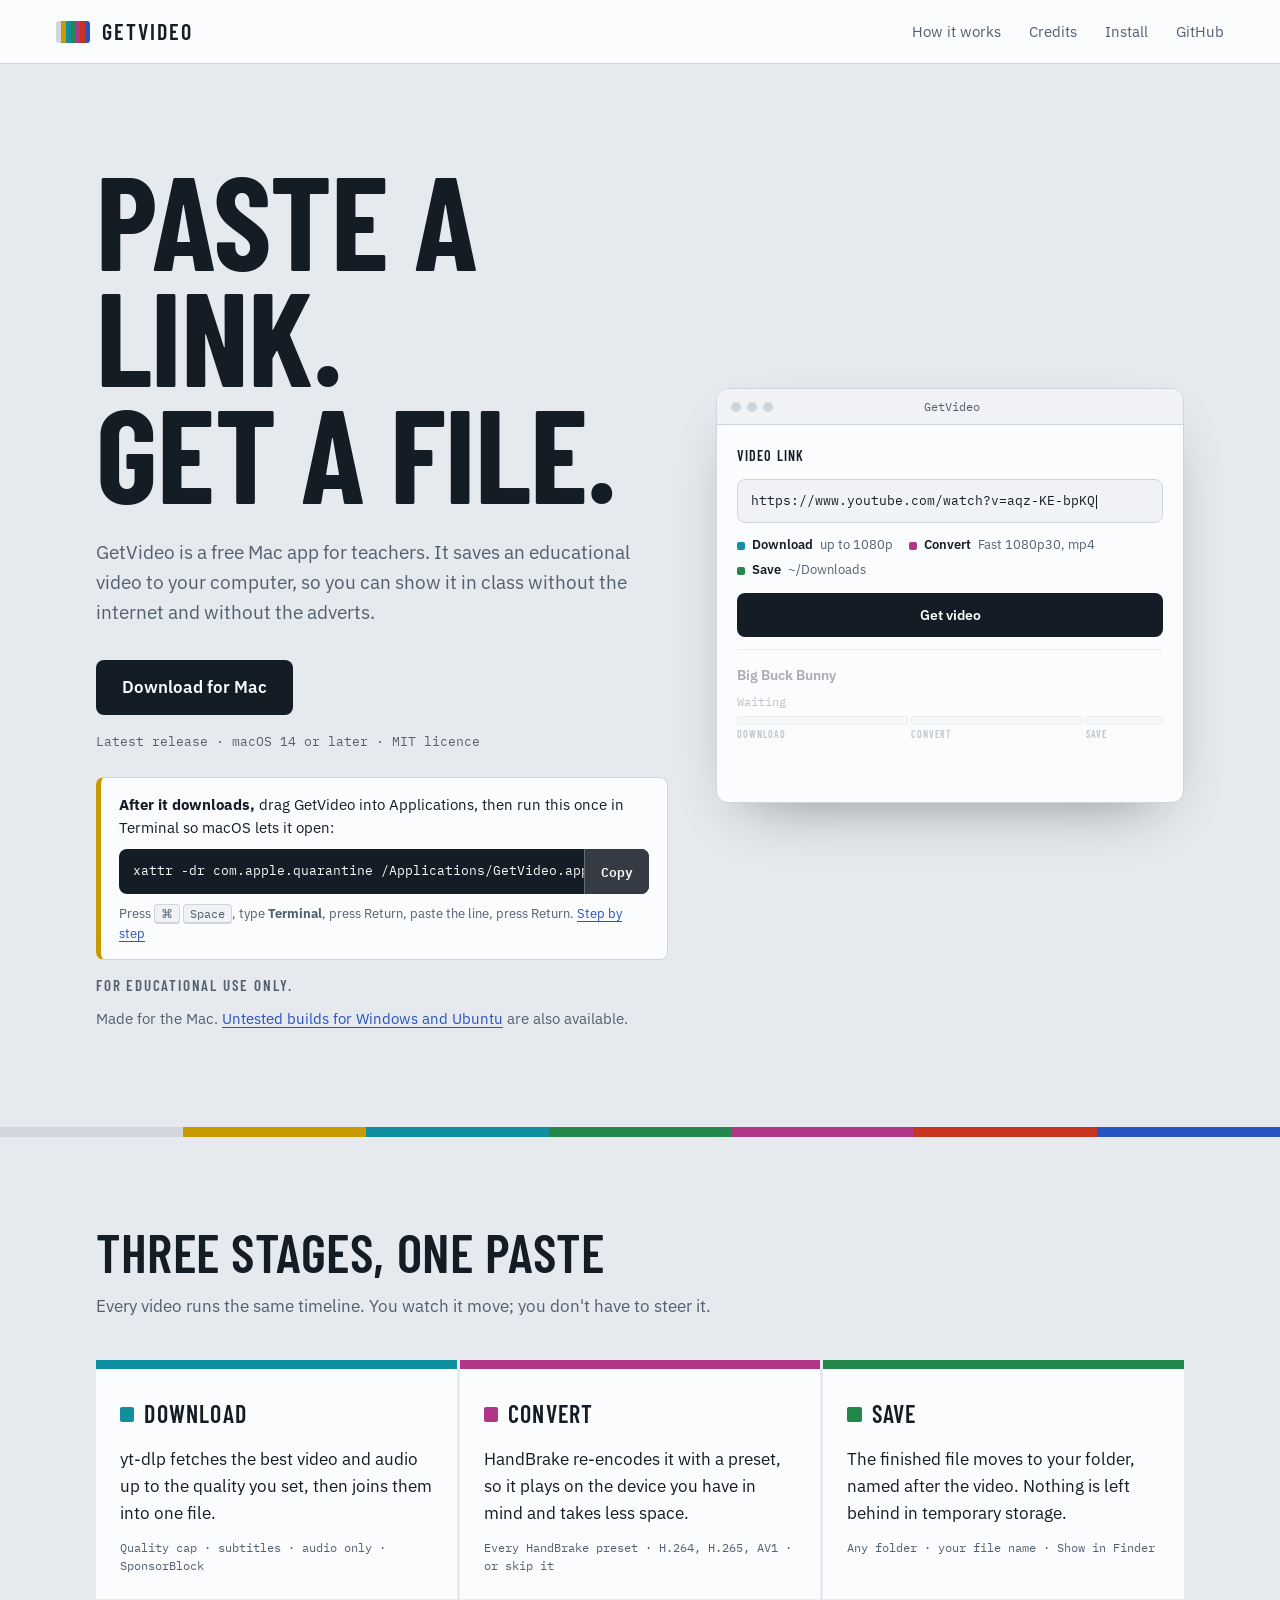
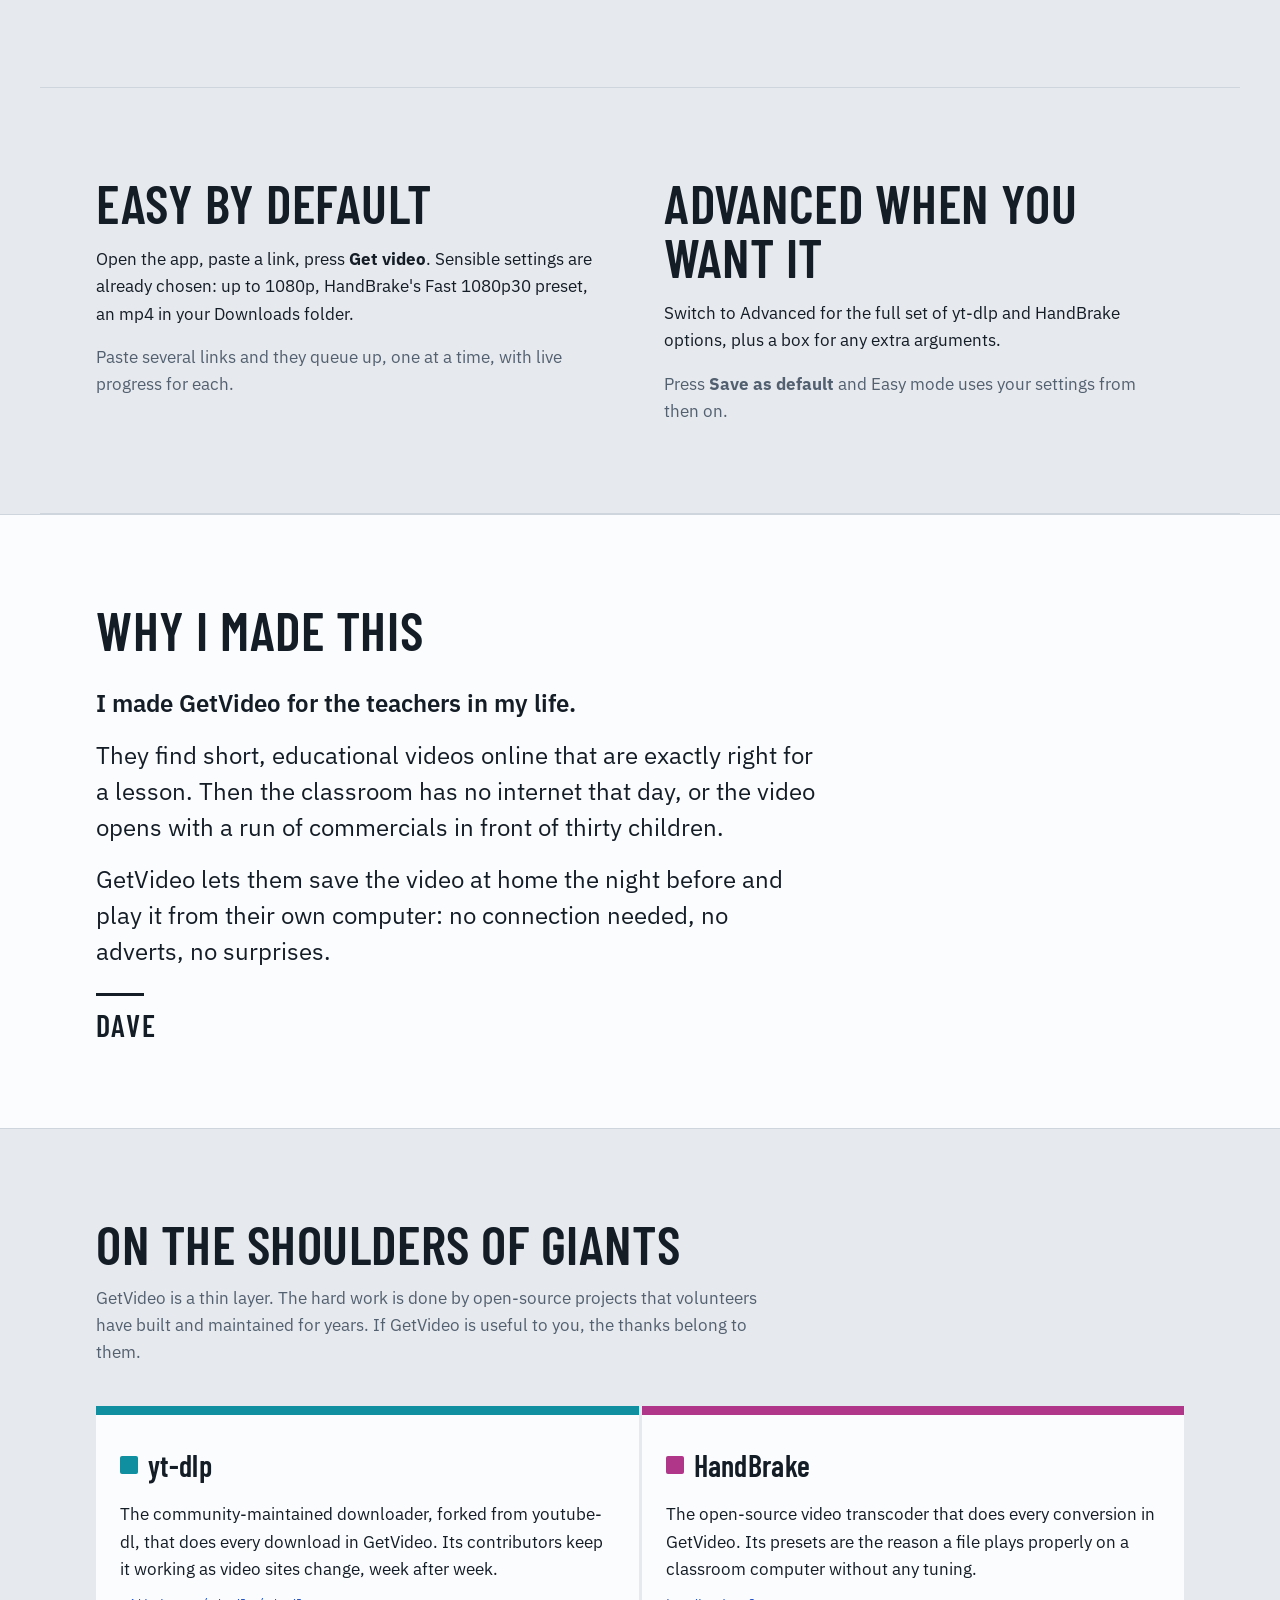
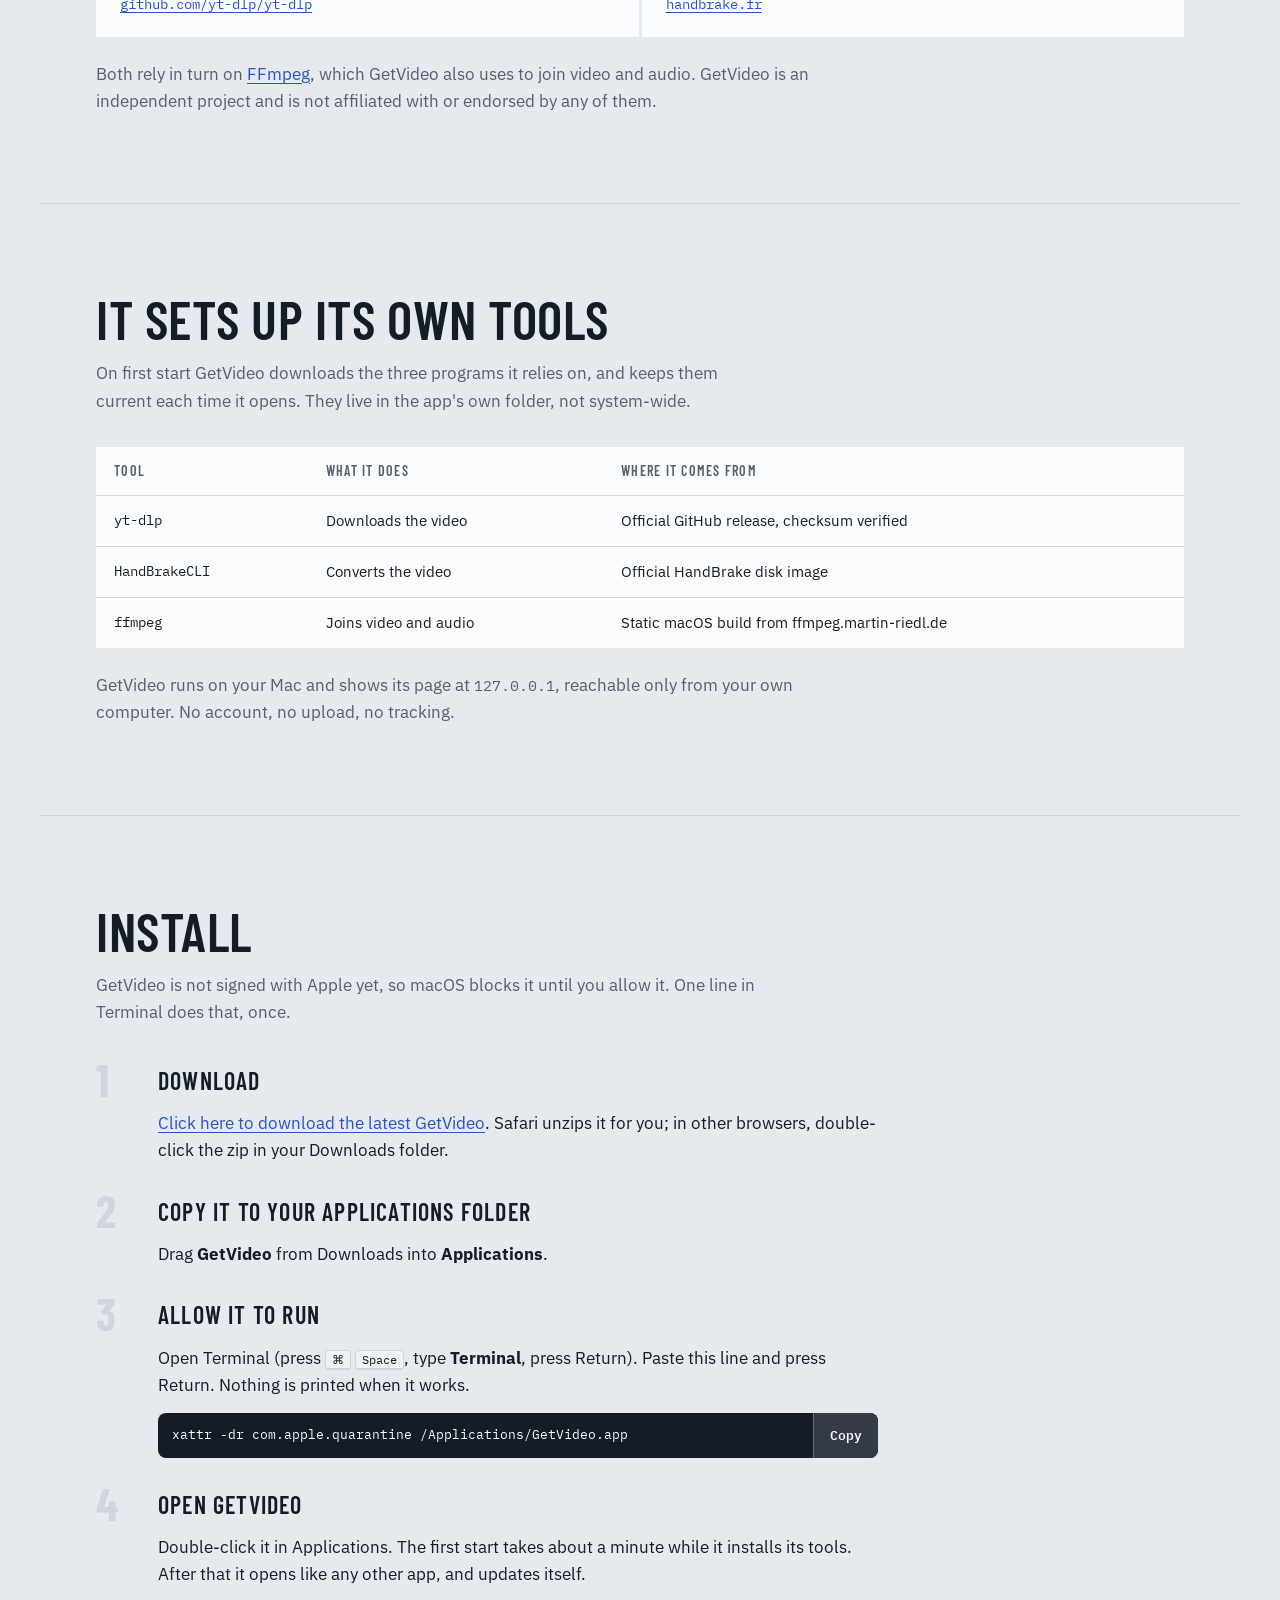
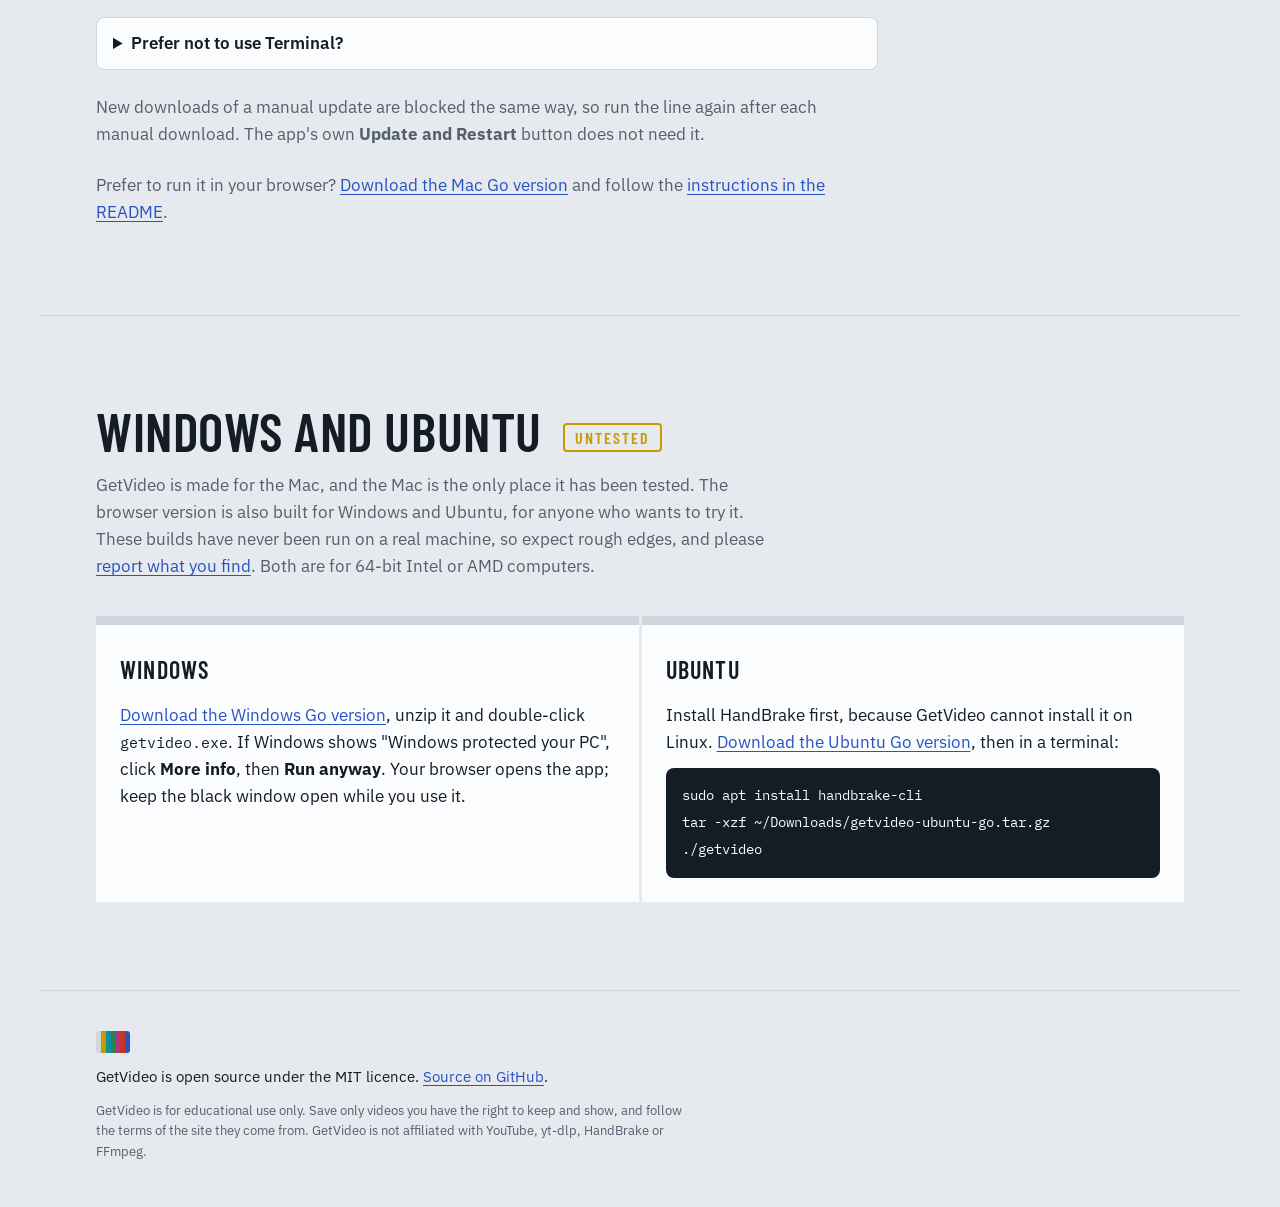
<file: index.html>
<!doctype html>
<html lang="en">
<head>
  <meta charset="utf-8">
  <meta name="viewport" content="width=device-width, initial-scale=1">
  <title>GetVideo: paste a link, get a file</title>
  <meta name="description" content="GetVideo is a free Mac app for teachers. It saves an educational video to your computer so you can show it in class without the internet or the adverts. Built on yt-dlp and HandBrake.">
  <link rel="preconnect" href="https://fonts.googleapis.com">
  <link rel="preconnect" href="https://fonts.gstatic.com" crossorigin>
  <link href="https://fonts.googleapis.com/css2?family=Barlow+Condensed:wght@500;600;700&family=IBM+Plex+Mono:wght@400;500&family=IBM+Plex+Sans:wght@400;500;600&display=swap" rel="stylesheet">
  <link rel="stylesheet" href="style.css">
  <script type="module" src="demo.js"></script>
</head>
<body>
  <header class="top">
    <a class="brand" href="#top" aria-label="GetVideo">
      <span class="bars" aria-hidden="true"><i></i><i></i><i></i><i></i><i></i><i></i><i></i></span>
      <span class="wordmark">GetVideo</span>
    </a>
    <nav>
      <a href="#how">How it works</a>
      <a href="#giants">Credits</a>
      <a href="#install">Install</a>
      <a href="https://github.com/davewat/getvideo">GitHub</a>
    </nav>
  </header>

  <main id="top">
    <section class="hero">
      <div class="hero-copy">
        <h1>Paste a link.<br>Get a file.</h1>
        <p class="lede">GetVideo is a free Mac app for teachers. It saves an educational video to your computer, so you can show it in class without the internet and without the adverts.</p>
        <div class="cta">
          <a class="btn primary" href="https://github.com/davewat/getvideo/releases/latest/download/GetVideo-mac-native.zip">Download for Mac</a>
          <span class="meta"><span id="version">Latest release</span> · macOS 14 or later · MIT licence</span>
        </div>
        <div class="allow">
          <p><b>After it downloads,</b> drag GetVideo into Applications, then run this once in Terminal so macOS lets it open:</p>
          <div class="cmd"><code>xattr -dr com.apple.quarantine /Applications/GetVideo.app</code><button type="button" class="copy" data-copy="xattr -dr com.apple.quarantine /Applications/GetVideo.app">Copy</button></div>
          <p class="how">Press <kbd>⌘</kbd> <kbd>Space</kbd>, type <b>Terminal</b>, press Return, paste the line, press Return. <a href="#install">Step by step</a></p>
        </div>
        <p class="edu">For educational use only.</p>
        <p class="alt">Made for the Mac. <a href="#other">Untested builds for Windows and Ubuntu</a> are also available.</p>
      </div>

      <!-- A working miniature of the app's Easy view; demo.js plays one job through it. -->
      <div class="demo" aria-label="Demonstration of GetVideo handling one video">
        <div class="demo-bar"><span></span><span></span><span></span><b>GetVideo</b></div>
        <div class="demo-body">
          <div class="label">Video link</div>
          <div class="demo-input" id="demo-url"><span class="caret"></span></div>
          <div class="plan">
            <span data-stage="download"><i class="swatch"></i><b>Download</b> up to 1080p</span>
            <span data-stage="convert"><i class="swatch"></i><b>Convert</b> Fast 1080p30, mp4</span>
            <span data-stage="save"><i class="swatch"></i><b>Save</b> ~/Downloads</span>
          </div>
          <div class="demo-btn" id="demo-btn">Get video</div>
          <div class="demo-job" id="demo-job">
            <div class="job-title">Big Buck Bunny</div>
            <div class="job-status" id="demo-status">Waiting</div>
            <div class="track">
              <div class="seg" data-stage="download"><div class="seg-bar"><i></i></div><span>Download</span></div>
              <div class="seg" data-stage="convert"><div class="seg-bar"><i></i></div><span>Convert</span></div>
              <div class="seg" data-stage="save"><div class="seg-bar"><i></i></div><span>Save</span></div>
            </div>
            <div class="demo-file" id="demo-file"><b>Big Buck Bunny.mp4</b><span>~/Downloads/</span></div>
          </div>
        </div>
      </div>
    </section>

    <div class="bars strip" aria-hidden="true"><i></i><i></i><i></i><i></i><i></i><i></i><i></i></div>

    <section class="block" id="how">
      <h2>Three stages, one paste</h2>
      <p class="intro">Every video runs the same timeline. You watch it move; you don't have to steer it.</p>
      <div class="stages">
        <article data-stage="download">
          <h3><i class="swatch"></i>Download</h3>
          <p>yt-dlp fetches the best video and audio up to the quality you set, then joins them into one file.</p>
          <p class="spec">Quality cap · subtitles · audio only · SponsorBlock</p>
        </article>
        <article data-stage="convert">
          <h3><i class="swatch"></i>Convert</h3>
          <p>HandBrake re-encodes it with a preset, so it plays on the device you have in mind and takes less space.</p>
          <p class="spec">Every HandBrake preset · H.264, H.265, AV1 · or skip it</p>
        </article>
        <article data-stage="save">
          <h3><i class="swatch"></i>Save</h3>
          <p>The finished file moves to your folder, named after the video. Nothing is left behind in temporary storage.</p>
          <p class="spec">Any folder · your file name · Show in Finder</p>
        </article>
      </div>
    </section>

    <section class="block split">
      <div>
        <h2>Easy by default</h2>
        <p>Open the app, paste a link, press <b>Get video</b>. Sensible settings are already chosen: up to 1080p, HandBrake's Fast 1080p30 preset, an mp4 in your Downloads folder.</p>
        <p>Paste several links and they queue up, one at a time, with live progress for each.</p>
      </div>
      <div>
        <h2>Advanced when you want it</h2>
        <p>Switch to Advanced for the full set of yt-dlp and HandBrake options, plus a box for any extra arguments.</p>
        <p>Press <b>Save as default</b> and Easy mode uses your settings from then on.</p>
      </div>
    </section>

    <section class="block note-block" id="why">
      <h2>Why I made this</h2>
      <div class="letter">
        <p>I made GetVideo for the teachers in my life.</p>
        <p>They find short, educational videos online that are exactly right for a lesson. Then the classroom has no internet that day, or the video opens with a run of commercials in front of thirty children.</p>
        <p>GetVideo lets them save the video at home the night before and play it from their own computer: no connection needed, no adverts, no surprises.</p>
        <p class="sig">Dave</p>
      </div>
    </section>

    <section class="block" id="giants">
      <h2>On the shoulders of giants</h2>
      <p class="intro">GetVideo is a thin layer. The hard work is done by open-source projects that volunteers have built and maintained for years. If GetVideo is useful to you, the thanks belong to them.</p>
      <div class="giants">
        <article data-stage="download">
          <h3><i class="swatch"></i>yt-dlp</h3>
          <p>The community-maintained downloader, forked from youtube-dl, that does every download in GetVideo. Its contributors keep it working as video sites change, week after week.</p>
          <a href="https://github.com/yt-dlp/yt-dlp">github.com/yt-dlp/yt-dlp</a>
        </article>
        <article data-stage="convert">
          <h3><i class="swatch"></i>HandBrake</h3>
          <p>The open-source video transcoder that does every conversion in GetVideo. Its presets are the reason a file plays properly on a classroom computer without any tuning.</p>
          <a href="https://handbrake.fr">handbrake.fr</a>
        </article>
      </div>
      <p class="note">Both rely in turn on <a href="https://ffmpeg.org">FFmpeg</a>, which GetVideo also uses to join video and audio. GetVideo is an independent project and is not affiliated with or endorsed by any of them.</p>
    </section>

    <section class="block">
      <h2>It sets up its own tools</h2>
      <p class="intro">On first start GetVideo downloads the three programs it relies on, and keeps them current each time it opens. They live in the app's own folder, not system-wide.</p>
      <table>
        <thead><tr><th>Tool</th><th>What it does</th><th>Where it comes from</th></tr></thead>
        <tbody>
          <tr><td>yt-dlp</td><td>Downloads the video</td><td>Official GitHub release, checksum verified</td></tr>
          <tr><td>HandBrakeCLI</td><td>Converts the video</td><td>Official HandBrake disk image</td></tr>
          <tr><td>ffmpeg</td><td>Joins video and audio</td><td>Static macOS build from ffmpeg.martin-riedl.de</td></tr>
        </tbody>
      </table>
      <p class="note">GetVideo runs on your Mac and shows its page at <code>127.0.0.1</code>, reachable only from your own computer. No account, no upload, no tracking.</p>
    </section>

    <section class="block" id="install">
      <h2>Install</h2>
      <p class="intro">GetVideo is not signed with Apple yet, so macOS blocks it until you allow it. One line in Terminal does that, once.</p>
      <ol class="steps">
        <li>
          <h3>Download</h3>
          <p><a href="https://github.com/davewat/getvideo/releases/latest/download/GetVideo-mac-native.zip">Click here to download the latest GetVideo</a>. Safari unzips it for you; in other browsers, double-click the zip in your Downloads folder.</p>
        </li>
        <li>
          <h3>Copy it to your Applications folder</h3>
          <p>Drag <b>GetVideo</b> from Downloads into <b>Applications</b>.</p>
        </li>
        <li>
          <h3>Allow it to run</h3>
          <p>Open Terminal (press <kbd>⌘</kbd> <kbd>Space</kbd>, type <b>Terminal</b>, press Return). Paste this line and press Return. Nothing is printed when it works.</p>
          <div class="cmd"><code>xattr -dr com.apple.quarantine /Applications/GetVideo.app</code><button type="button" class="copy" data-copy="xattr -dr com.apple.quarantine /Applications/GetVideo.app">Copy</button></div>
        </li>
        <li>
          <h3>Open GetVideo</h3>
          <p>Double-click it in Applications. The first start takes about a minute while it installs its tools. After that it opens like any other app, and updates itself.</p>
        </li>
      </ol>
      <details class="fallback">
        <summary>Prefer not to use Terminal?</summary>
        <ol>
          <li>Double-click GetVideo in Applications. macOS says it could not verify the app. Click <b>Done</b> (on older versions of macOS the button is <b>Cancel</b> or <b>OK</b>). Do not click Move to Trash.</li>
          <li>Click the Apple menu, then <b>System Settings</b>, then <b>Privacy &amp; Security</b>. Scroll down to <b>Security</b>. Next to "GetVideo was blocked", click <b>Open Anyway</b>.</li>
          <li>Enter your Mac password (or Touch ID) when asked, then double-click GetVideo again.</li>
        </ol>
      </details>
      <p class="note">New downloads of a manual update are blocked the same way, so run the line again after each manual download. The app's own <b>Update and Restart</b> button does not need it.</p>
      <p class="note">Prefer to run it in your browser? <a href="https://github.com/davewat/getvideo/releases/latest/download/getvideo-mac-go.zip">Download the Mac Go version</a> and follow the <a href="https://github.com/davewat/getvideo#install">instructions in the README</a>.</p>
    </section>
    <section class="block" id="other">
      <h2>Windows and Ubuntu <span class="tag">untested</span></h2>
      <p class="intro">GetVideo is made for the Mac, and the Mac is the only place it has been tested. The browser version is also built for Windows and Ubuntu, for anyone who wants to try it. These builds have never been run on a real machine, so expect rough edges, and please <a href="https://github.com/davewat/getvideo/issues">report what you find</a>. Both are for 64-bit Intel or AMD computers.</p>
      <div class="others">
        <article>
          <h3>Windows</h3>
          <p><a href="https://github.com/davewat/getvideo/releases/latest/download/getvideo-windows-go.zip">Download the Windows Go version</a>, unzip it and double-click <code>getvideo.exe</code>. If Windows shows "Windows protected your PC", click <b>More info</b>, then <b>Run anyway</b>. Your browser opens the app; keep the black window open while you use it.</p>
        </article>
        <article>
          <h3>Ubuntu</h3>
          <p>Install HandBrake first, because GetVideo cannot install it on Linux. <a href="https://github.com/davewat/getvideo/releases/latest/download/getvideo-ubuntu-go.tar.gz">Download the Ubuntu Go version</a>, then in a terminal:</p>
          <pre><code>sudo apt install handbrake-cli
tar -xzf ~/Downloads/getvideo-ubuntu-go.tar.gz
./getvideo</code></pre>
        </article>
      </div>
    </section>
  </main>

  <footer>
    <span class="bars" aria-hidden="true"><i></i><i></i><i></i><i></i><i></i><i></i><i></i></span>
    <p>GetVideo is open source under the MIT licence. <a href="https://github.com/davewat/getvideo">Source on GitHub</a>.</p>
    <p class="fine">GetVideo is for educational use only. Save only videos you have the right to keep and show, and follow the terms of the site they come from. GetVideo is not affiliated with YouTube, yt-dlp, HandBrake or FFmpeg.</p>
  </footer>
</body>
</html>
</file>
<file: style.css>
/* GetVideo site. Same identity as the app: edit-bay grey, broadcast colour bars,
   one bar colour per stage of a job. */
:root {
  color-scheme: light dark;
  --bay: light-dark(#e6e9ed, #111418);
  --deck: light-dark(#fbfcfd, #1a1e24);
  --well: light-dark(#f0f2f5, #12151a);
  --line: light-dark(#cfd5dc, #2c323b);
  --ink: light-dark(#141c26, #e9edf2);
  --soft: light-dark(#536070, #98a3b1);
  --bar-yellow: light-dark(#c99a00, #e3b505);
  --bar-cyan: light-dark(#0f8fa0, #2bb8ca);
  --bar-green: light-dark(#23874c, #3fb56f);
  --bar-magenta: light-dark(#b0368a, #d85cb1);
  --bar-red: light-dark(#c8351f, #ef6a54);
  --bar-blue: light-dark(#2853c4, #6f93f5);
  --display: 'Barlow Condensed', 'Avenir Next Condensed', 'Arial Narrow', sans-serif;
  --mono: 'IBM Plex Mono', ui-monospace, Menlo, monospace;
  font: 17px/1.6 'IBM Plex Sans', -apple-system, 'Helvetica Neue', sans-serif;
}
[data-stage=download] { --stage: var(--bar-cyan); }
[data-stage=convert] { --stage: var(--bar-magenta); }
[data-stage=save] { --stage: var(--bar-green); }

* { box-sizing: border-box; }
html { scroll-behavior: smooth; scroll-padding-top: 80px; }
body { margin: 0; background: var(--bay); color: var(--ink); -webkit-font-smoothing: antialiased; }
h1, h2, h3, p { margin: 0; }
h1, h2, h3, .wordmark, th, .label { font-family: var(--display); text-transform: uppercase; }
a { color: var(--bar-blue); text-underline-offset: 3px; }
a:focus-visible { outline: 2px solid var(--bar-blue); outline-offset: 3px; border-radius: 3px; }
code { font-family: var(--mono); font-size: .88em; }
.swatch { display: inline-block; flex: none; width: .6em; height: .6em; border-radius: 2px; background: var(--stage); }

.bars { display: flex; width: 34px; height: 22px; border-radius: 3px; overflow: hidden; }
.bars i { flex: 1; }
.bars i:nth-child(1) { background: light-dark(#d2d7dd, #e9edf2); }
.bars i:nth-child(2) { background: var(--bar-yellow); }
.bars i:nth-child(3) { background: var(--bar-cyan); }
.bars i:nth-child(4) { background: var(--bar-green); }
.bars i:nth-child(5) { background: var(--bar-magenta); }
.bars i:nth-child(6) { background: var(--bar-red); }
.bars i:nth-child(7) { background: var(--bar-blue); }
.bars.strip { width: 100%; height: 10px; border-radius: 0; }

/* ---- header ---- */
.top {
  position: sticky; top: 0; z-index: 5; display: flex; align-items: center; justify-content: space-between; gap: 16px;
  padding: 14px clamp(20px, 5vw, 56px); background: var(--deck); border-bottom: 1px solid var(--line);
}
.brand { display: flex; align-items: center; gap: 12px; color: var(--ink); text-decoration: none; }
.wordmark { font-size: 22px; font-weight: 600; letter-spacing: .09em; }
nav { display: flex; gap: clamp(14px, 3vw, 28px); font-size: 15px; }
nav a { color: var(--soft); text-decoration: none; }
nav a:hover { color: var(--ink); }

/* ---- hero ---- */
.hero {
  display: grid; grid-template-columns: minmax(0, 1fr); gap: 48px; align-items: center;
  max-width: 1200px; margin: 0 auto; padding: clamp(40px, 8vw, 96px) clamp(20px, 5vw, 56px);
}
@media (min-width: 900px) { .hero { grid-template-columns: minmax(0, 11fr) minmax(0, 9fr); } }
h1 { font-size: clamp(60px, 10.5vw, 132px); font-weight: 700; line-height: .88; letter-spacing: -.005em; }
.lede { margin-top: 28px; max-width: 34em; font-size: 19px; color: var(--soft); }
.cta { margin-top: 32px; display: flex; align-items: center; gap: 18px; flex-wrap: wrap; }
.btn.primary {
  display: inline-block; padding: 14px 26px; border-radius: 8px; background: var(--ink); color: var(--deck);
  font-weight: 600; text-decoration: none;
}
.btn.primary:hover { background: color-mix(in srgb, var(--ink) 84%, var(--bar-blue)); }
.meta { font: 13px/1.4 var(--mono); color: var(--soft); }

/* ---- hero demo ---- */
.demo { background: var(--deck); border: 1px solid var(--line); border-radius: 12px; overflow: hidden; box-shadow: 0 24px 60px -30px rgb(0 0 0 / .45); font-size: 14px; }
.demo-bar { display: flex; align-items: center; gap: 6px; padding: 10px 14px; background: var(--well); border-bottom: 1px solid var(--line); }
.demo-bar span { width: 10px; height: 10px; border-radius: 50%; background: var(--line); }
.demo-bar b { margin: 0 auto; font: 12px var(--mono); color: var(--soft); translate: -22px; }
.demo-body { display: grid; gap: 12px; padding: 20px; }
.label { font-size: 14px; font-weight: 600; letter-spacing: .08em; }
.demo-input {
  min-height: 44px; padding: 11px 13px; border: 1px solid var(--line); border-radius: 8px; background: var(--well);
  font: 13px/1.5 var(--mono); overflow-wrap: anywhere;
}
.caret { display: inline-block; width: 1px; height: 1.1em; margin-left: 1px; vertical-align: text-bottom; background: var(--ink); animation: blink 1s steps(1) infinite; }
@keyframes blink { 50% { opacity: 0; } }
.plan { display: flex; flex-wrap: wrap; gap: 4px 16px; font-size: 13px; color: var(--soft); }
.plan span { display: inline-flex; align-items: center; gap: 7px; }
.plan b { color: var(--ink); font-weight: 600; }
.demo-btn { padding: 11px; border-radius: 8px; background: var(--ink); color: var(--deck); text-align: center; font-weight: 600; transition: scale .12s; }
.demo-btn[data-press=true] { scale: .98; opacity: .8; }

.demo-job { display: grid; gap: 7px; padding-top: 14px; border-top: 1px solid var(--line); opacity: .35; transition: opacity .3s; }
.demo-job:is([data-state=running], [data-state=done]) { opacity: 1; }
.job-title { font-weight: 600; }
.job-status { font: 12px var(--mono); color: var(--soft); font-variant-numeric: tabular-nums; }
.demo-job[data-state=done] .job-status { color: var(--bar-green); }
.track { display: flex; gap: 3px; }
.seg { flex: 1; display: grid; gap: 4px; }
.seg[data-stage=save] { flex: .45; }
.seg-bar { height: 9px; border: 1px solid var(--line); border-radius: 2px; background: var(--well); overflow: hidden; }
.seg-bar i { display: block; width: 0; height: 100%; background: var(--stage); }
.seg span { font: 600 10px/1 var(--display); letter-spacing: .1em; text-transform: uppercase; color: var(--soft); }
.demo-file { display: grid; visibility: hidden; }
.demo-file[data-show=true] { visibility: visible; }
.demo-file span { font: 11px var(--mono); color: var(--soft); }

/* ---- content blocks ---- */
.block { max-width: 1200px; margin: 0 auto; padding: clamp(48px, 7vw, 88px) clamp(20px, 5vw, 56px); border-bottom: 1px solid var(--line); }
h2 { font-size: clamp(34px, 4.6vw, 54px); font-weight: 600; line-height: 1; letter-spacing: .01em; }
.intro { margin-top: 14px; max-width: 40em; color: var(--soft); }
h3 { display: flex; align-items: center; gap: 10px; font-size: 24px; font-weight: 600; letter-spacing: .05em; }

.stages { margin-top: 40px; display: grid; gap: 3px; grid-template-columns: repeat(auto-fit, minmax(240px, 1fr)); }
.stages article { display: grid; gap: 12px; align-content: start; padding: 26px 24px 24px; background: var(--deck); border-top: 9px solid var(--stage); }
.spec { font: 12px/1.5 var(--mono); color: var(--soft); }

.split { display: grid; gap: 48px; grid-template-columns: repeat(auto-fit, minmax(280px, 1fr)); }
.split p { margin-top: 16px; max-width: 30em; }
.split p + p { color: var(--soft); }

table { width: 100%; margin-top: 32px; border-collapse: collapse; background: var(--deck); font-size: 15px; }
th, td { padding: 13px 18px; text-align: left; border-bottom: 1px solid var(--line); vertical-align: top; }
th { font-size: 14px; font-weight: 600; letter-spacing: .09em; color: var(--soft); }
td:first-child { font-family: var(--mono); font-size: 14px; white-space: nowrap; }
tbody tr:last-child td { border-bottom: 0; }
.note { margin-top: 24px; max-width: 44em; color: var(--soft); }
@media (max-width: 640px) {
  thead { display: none; }
  tr { display: grid; padding: 12px 0; border-bottom: 1px solid var(--line); }
  td { border: 0; padding: 2px 16px; }
}

.steps { margin: 36px 0 0; padding: 0; list-style: none; counter-reset: step; display: grid; gap: 28px; max-width: 46em; }
.steps li { counter-increment: step; display: grid; gap: 10px; padding-left: 62px; position: relative; }
.steps li::before {
  content: counter(step); position: absolute; left: 0; top: -6px; font: 700 46px/1 var(--display); color: var(--line);
}
pre { margin: 0; padding: 14px 16px; border-radius: 8px; background: var(--ink); color: var(--deck); overflow-x: auto; }
pre code { font-size: 14px; }

footer { max-width: 1200px; margin: 0 auto; padding: 40px clamp(20px, 5vw, 56px) 64px; display: grid; gap: 12px; font-size: 15px; }
.fine { font-size: 13px; color: var(--soft); max-width: 46em; }

@media (prefers-reduced-motion: reduce) { html { scroll-behavior: auto; } .caret { animation: none; } }

nav a { white-space: nowrap; }
@media (max-width: 520px) {
  nav a[href="#how"] { display: none; }
  .demo-input { min-height: 64px; }
}

/* ---- education, personal note, credits ---- */
.edu { margin-top: 18px; font: 600 15px/1 var(--display); text-transform: uppercase; letter-spacing: .12em; color: var(--soft); }
.note-block { background: var(--deck); max-width: none; border-top: 1px solid var(--line); }
.note-block > * { max-width: 1088px; margin-left: auto; margin-right: auto; }
.letter { margin-top: 28px; display: grid; gap: 16px; font-size: clamp(19px, 2.1vw, 24px); line-height: 1.5; }
.letter p { max-width: 30em; }
.letter p:first-child { font-weight: 600; }
.sig { font: 600 30px/1 var(--display); text-transform: uppercase; letter-spacing: .08em; margin-top: 8px; }
.sig::before { content: ''; display: block; width: 48px; height: 3px; margin-bottom: 14px; background: var(--ink); }
.giants { margin-top: 40px; display: grid; gap: 3px; grid-template-columns: repeat(auto-fit, minmax(280px, 1fr)); }
.giants article { display: grid; gap: 12px; align-content: start; padding: 26px 24px 24px; background: var(--deck); border-top: 9px solid var(--stage); }
.giants h3 { text-transform: none; font-size: 30px; letter-spacing: .01em; }
.giants a { font: 14px var(--mono); }
@media (max-width: 720px) { nav a[href="#giants"] { display: none; } }

/* ---- other platforms ---- */
.alt { margin-top: 14px; font-size: 15px; color: var(--soft); }
.tag {
  display: inline-block; vertical-align: middle; margin-left: 10px; padding: 5px 10px 4px; border: 2px solid var(--bar-yellow);
  border-radius: 4px; font-size: 16px; letter-spacing: .12em; line-height: 1; color: var(--bar-yellow);
}
.others { margin-top: 36px; display: grid; gap: 3px; grid-template-columns: repeat(auto-fit, minmax(300px, 1fr)); }
.others article { display: grid; gap: 12px; align-content: start; padding: 26px 24px 24px; background: var(--deck); border-top: 9px solid var(--line); min-width: 0; }

/* ---- the Terminal command that lets macOS open the app ---- */
.allow { margin-top: 26px; max-width: 34em; display: grid; gap: 10px; padding: 16px 18px; background: var(--deck); border: 1px solid var(--line); border-left: 5px solid var(--bar-yellow); border-radius: 8px; }
.allow p { font-size: 15px; line-height: 1.5; }
.allow .how { color: var(--soft); font-size: 13px; }
.cmd { display: flex; align-items: stretch; gap: 0; min-width: 0; border-radius: 8px; overflow: hidden; background: var(--ink); }
.cmd code { flex: 1; min-width: 0; padding: 12px 14px; color: var(--deck); font-size: 13px; overflow-x: auto; white-space: nowrap; user-select: all; }
.copy { flex: none; padding: 0 16px; border: 0; border-left: 1px solid color-mix(in srgb, var(--deck) 25%, transparent); background: color-mix(in srgb, var(--deck) 14%, var(--ink)); color: var(--deck); font: 600 13px var(--mono); cursor: pointer; }
.copy:hover { background: color-mix(in srgb, var(--deck) 24%, var(--ink)); }
.copy:focus-visible { outline: 2px solid var(--bar-blue); outline-offset: -2px; }
kbd { padding: 1px 6px; border: 1px solid var(--line); border-bottom-width: 2px; border-radius: 4px; background: var(--well); font: 12px var(--mono); }
.steps .cmd { margin-top: 4px; }
.fallback { margin-top: 28px; max-width: 46em; border: 1px solid var(--line); border-radius: 8px; padding: 0 16px; background: var(--deck); }
.fallback summary { cursor: pointer; padding: 12px 0; font-weight: 600; }
.fallback summary:focus-visible { outline: 2px solid var(--bar-blue); outline-offset: 2px; border-radius: 4px; }
.fallback ol { margin: 0; padding: 0 0 14px 20px; display: grid; gap: 8px; color: var(--soft); }
@media (max-width: 560px) { .cmd code { white-space: normal; overflow-wrap: anywhere; } }
</file>
